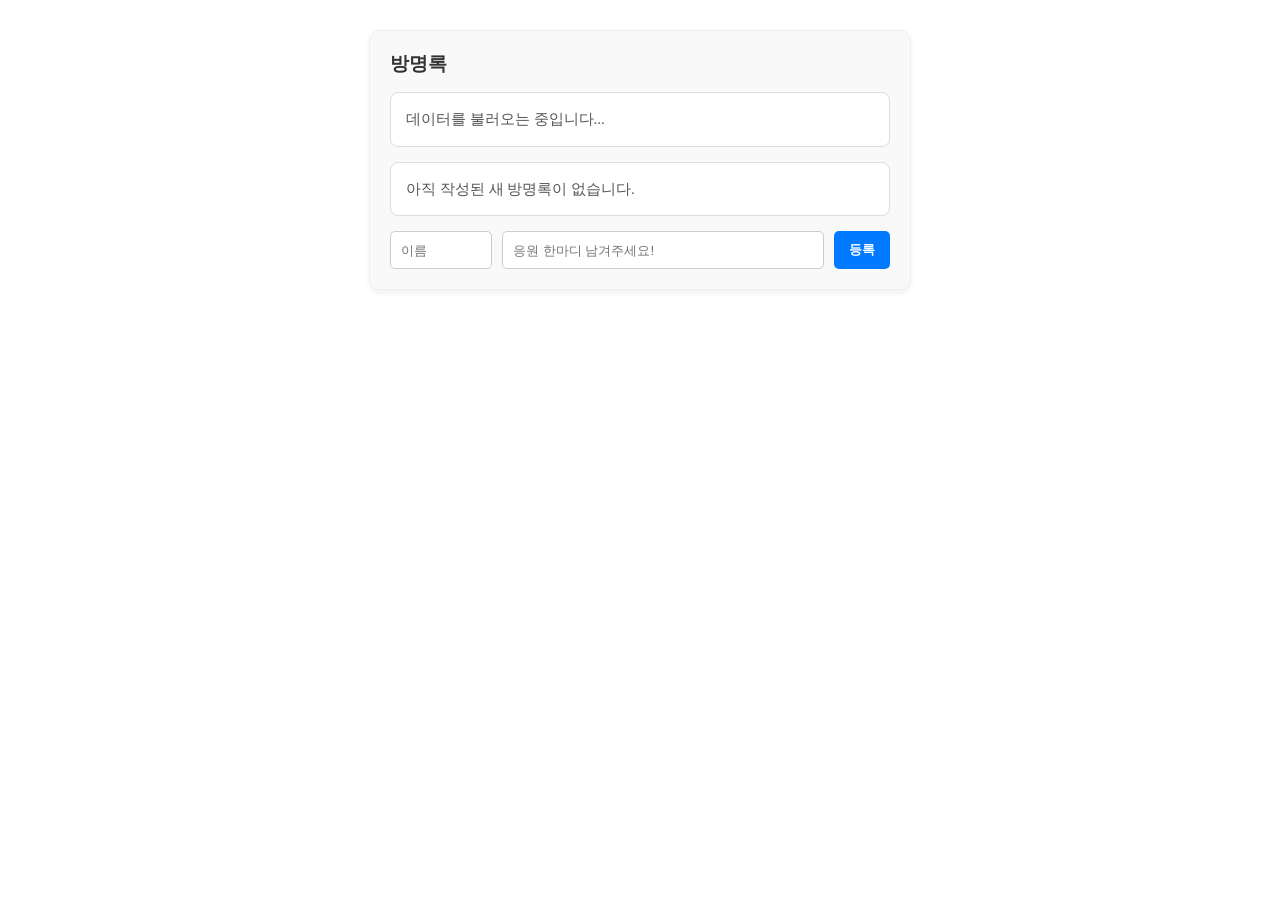
<file: index.html>
<!DOCTYPE html>
<html lang="en">
<head>
    <meta charset="UTF-8">
    <meta name="viewport" content="width=device-width, initial-scale=1.0">
    <link rel="stylesheet" href="style.css">
</head>
    <title>Document</title>
</head>
<body>
    <div class="guestbook-section">
  <h3>방명록</h3>
  
  <p id="server-msg">데이터를 불러오는 중입니다...</p>

  <p id="my-msg">아직 작성된 새 방명록이 없습니다.</p>

  <div class="write-area">
    <input type="text" id="guest-name" placeholder="이름">
    <input type="text" id="guest-msg" placeholder="응원 한마디 남겨주세요!">
    <button id="submit-btn">등록</button>
  </div>
</div>

    <script src="script.js"></script>
</body>
</html>
</file>
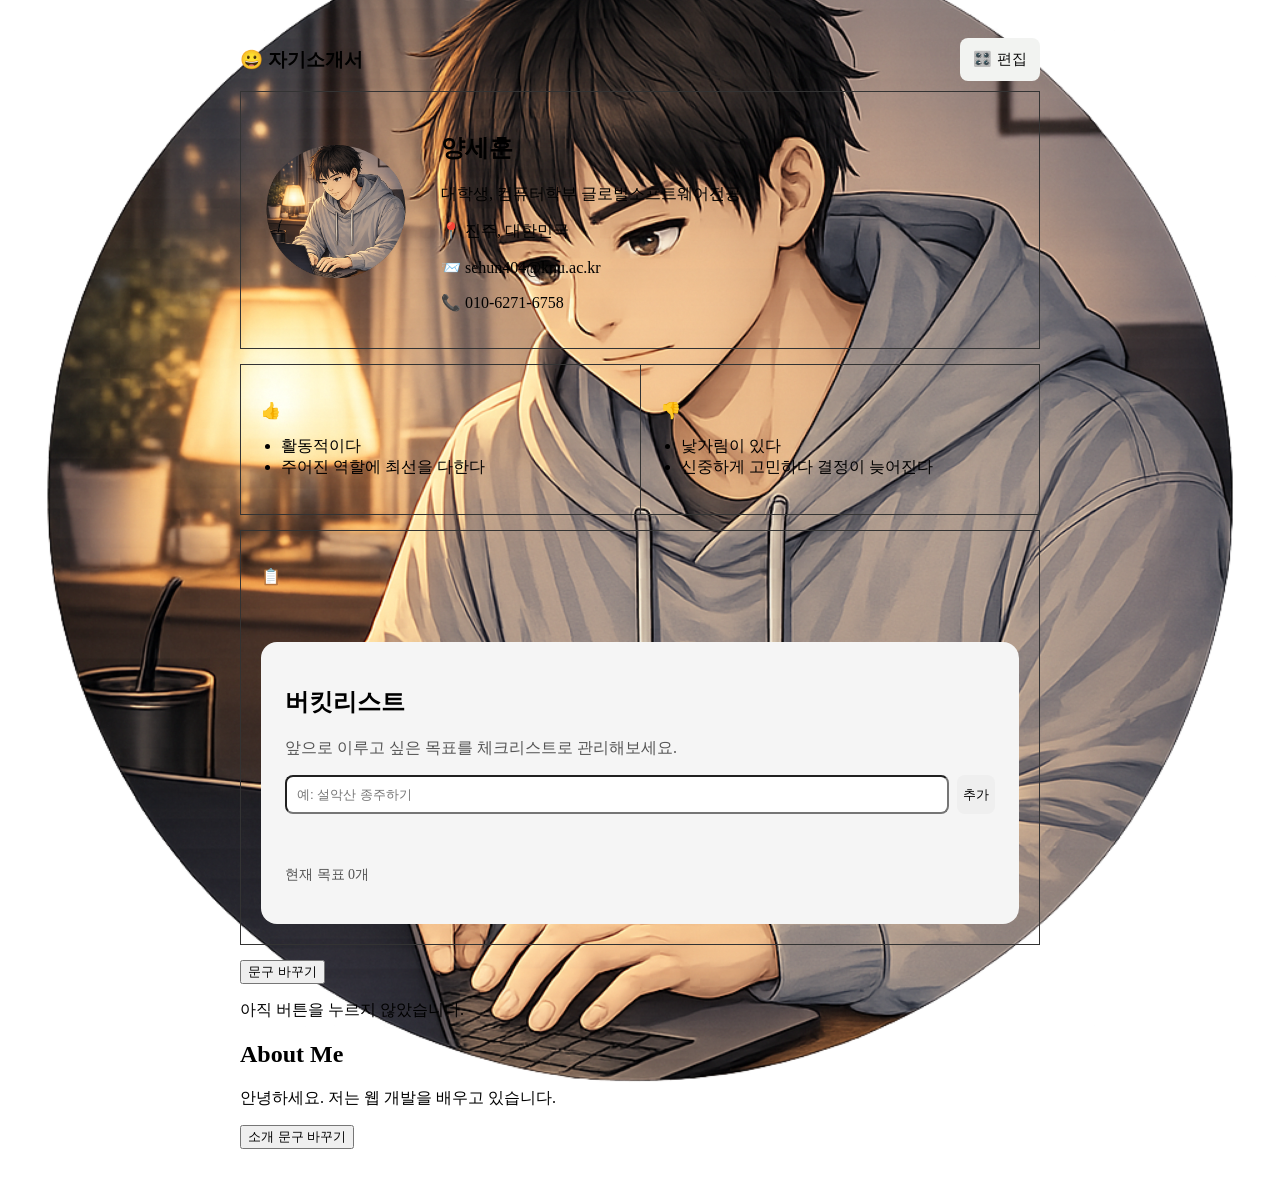
<file: HaedalWeb/DAY04/index.html>
<!DOCTYPE html>
<html lang="ko">
<head>
    <meta charset="UTF-8">
    <meta name="viewport" content="width=device-width, initial-scale=1.0">
    <title>자기소개 페이지</title>
    <link rel="stylesheet" href="stylejemi.css">
</head>

<body>
   <div class= "container">
    <div class= "header-container">
        <h3 id="main-title">😀 자기소개서</h3>
        <button class="action-btn">🎛️ 편집</button>
    </div>

    <div class="section profile-box">
        <img src="../../해달_자기소개사진.png" class="profile-img">
        <div class="profile-text">
            <h2>양세훈</h2>
            <p>대학생, 컴퓨터학부 글로벌소프트웨어전공</p>
            <div class="contact-info">
                <p>📍 진주, 대한민국</p>
                <p>📨 sehun404@knu.ac.kr</p>
                <p>📞 010-6271-6758</p>
            </div>
        </div>
    </div>

    <div class="section strength-weakness-box">
        <div class="half-box left">
            <p>👍</p>
            <ul>
                <li>활동적이다</li>
                <li>주어진 역할에 최선을 다한다</li>
            </ul>
        </div>
        <div class="half-box right">
            <p>👎</p>
            <ul>
                <li>낯가림이 있다</li>
                <li>신중하게 고민하다 결정이 늦어진다</li>
            </ul>
        </div>
    </div>

    <div class="section bucket-box">
        <p>📋</p>
        <div class="goal-section">
	    <h2>버킷리스트</h2>
	    <p class="goal-description">
        앞으로 이루고 싶은 목표를 체크리스트로 관리해보세요.
	    </p>

	    <div class="goal-input-box">
		    <input
			    id="goalInput"
			    type="text"
			    placeholder="예: 설악산 종주하기"
		    >
		    <button id="addGoalBtn">추가</button>
	</div>

	<p id="errorMessage"></p>
	<p id="goalCount">현재 목표 0개</p>
	<ul id="goalList"></ul>

    </div>
    </div>

    <button id="changeBtn">문구 바꾸기</button>
    <p id="result">아직 버튼을 누르지 않았습니다.</p>

    <section class="intro-box">
	<h2>About Me</h2>

	<p id="introText">
	    안녕하세요. 저는 웹 개발을 배우고 있습니다.
	</p>

	<button id="changeIntroBtn">소개 문구 바꾸기</button>
</section>

<script src="./haedal0429.js"></script>
</body>
</html>
</file>
<file: style.css>
.guestbook-section {
  max-width: 500px;
  margin: 30px auto;
  padding: 20px;
  background-color: #f9f9f9;
  border-radius: 10px;
  border: 1px solid #eee;
  box-shadow: 0 4px 6px rgba(0, 0, 0, 0.05);
}

.guestbook-section h3 {
  margin-top: 0;
  margin-bottom: 15px;
  color: #333;
}

#server-msg, #my-msg {
  background-color: white;
  padding: 15px;
  border-radius: 8px;
  border: 1px solid #ddd;
  margin-bottom: 15px;
  font-size: 15px;
  color: #555;
  line-height: 1.5;
}

.write-area {
  display: flex;
  gap: 10px;
}

#guest-name {
  width: 80px;
  padding: 10px;
  border: 1px solid #ccc;
  border-radius: 5px;
  outline: none;
}

#guest-msg {
  flex: 1;
  padding: 10px;
  border: 1px solid #ccc;
  border-radius: 5px;
  outline: none;
}

#guest-name:focus, #guest-msg:focus {
  border-color: #007bff;
}

#submit-btn {
  padding: 10px 15px;
  background-color: #007bff;
  color: white;
  border: none;
  border-radius: 5px;
  cursor: pointer;
  font-weight: bold;
}

#submit-btn:hover {
  background-color: #0056b3;
}
</file>
<file: HaedalWeb/DAY04/stylejemi.css>
@import url('https://fonts.googleapis.com/css2?family=Nanum+Pen+Script&display=swap');

/* Tag Selector (body) : 전체 배경 및 폰트 설정 */
/* 전체 배경과 정렬 */
body {
    /*background-color: white;*/
    background-image: url("../../해달_자기소개사진.png");
    background-size: cover;
    background-position: center;
    background-repeat: no-repeat;
    display: flex;
    justify-content: center;
    padding: 20px;
}

.container {
    width: 800px; /* 이미지와 비슷한 적당한 너비 */
}

/* 공통 섹션 스타일: 모든 큰 박스에 테두리를 줍니다 */
.section {
    border: 1px solid #333; /* 검정색 얇은 테두리 */
    margin-bottom: 15px;    /* 박스 사이 간격 */
    padding: 20px;
    display: flex;          /* 내부 요소 배치를 위해 설정 */
}

/* 1. 프로필 박스 세부 설정 */
.profile-box {
    align-items: center;
}

.profile-img {
    width: 150px;
    height: 150px;
    border-radius: 50%;
    object-fit: cover;
    margin-right: 30px;
}

/* 2. 장단점 박스 (가로로 쪼개기) */
.strength-weakness-box {
    padding: 0; /* 내부 박스들이 꽉 차게 패딩 제거 */
}

.half-box {
    flex: 1;    /* 정확히 50%씩 나눠 가짐 */
    padding: 20px;
}

.left {
    border-right: 1px solid #333; /* 가운데 구분선 */
}

/* 3. 버킷리스트 박스 */
.bucket-box {
    flex-direction: column; /* 아이콘과 리스트를 세로로 */
}

.action-btn {
    width: 10%;
    padding: 12px;
    background-color: #f2f3f1;
    color: rgb(12, 12, 12);
    border: none;
    border-radius: 8px;
    font-size: 15px;
    cursor: pointer;
}
/* "자기소개서"와 "버튼"을 감싸고 있는 부모 태그 */
.header-container {
  display: flex;            /* 자식들을 가로로 나열 */
  justify-content: space-between; /* 자식들 사이에 공간을 최대로 벌림 */
  align-items: center;      /* 세로 높이 중앙 맞춤 (선택사항) */
}

.action-btn:hover {
    background-color: #7f837e; /* 배경색이 살짝 진해짐 */
}

/* 리스트 점 없애고 싶을 때 (선택사항) */
ul, ol {
    padding-left: 20px;
}

.goal-section {
  margin-top:40px;
  padding:24px;
  border-radius:16px;
  background-color: #f5f5f5;
}

.goal-description {
  color: #555;
}

.goal-input-box {
  display:flex;
  gap:8px;
  margin-top:16px;
}

#goalInput {
  flex:1;
  padding:10px;
  border:1pxsolid #ddd;
  border-radius:8px;
}

#addGoalBtn {
  padding:10px16px;
  border:none;
  border-radius:8px;
  cursor:pointer;
}

#errorMessage {
  color:crimson;
  min-height:20px;
}

#goalCount {
  font-size:14px;
  color: #555;
}

#goalList {
  margin-top:16px;
  padding-left:0;
  list-style:none;
}

.goal-item {
  display:flex;
  justify-content:space-between;
  align-items:center;
  gap:12px;
  margin-bottom:8px;
  padding:12px;
  border-radius:10px;
  background-color:white;
}

.goal-text {
  cursor:pointer;
}

.goal-text.done {
  color:gray;
  text-decoration:line-through;
}

.delete-btn {
  border:none;
  background-color:transparent;
  cursor:pointer;
}
</file>
